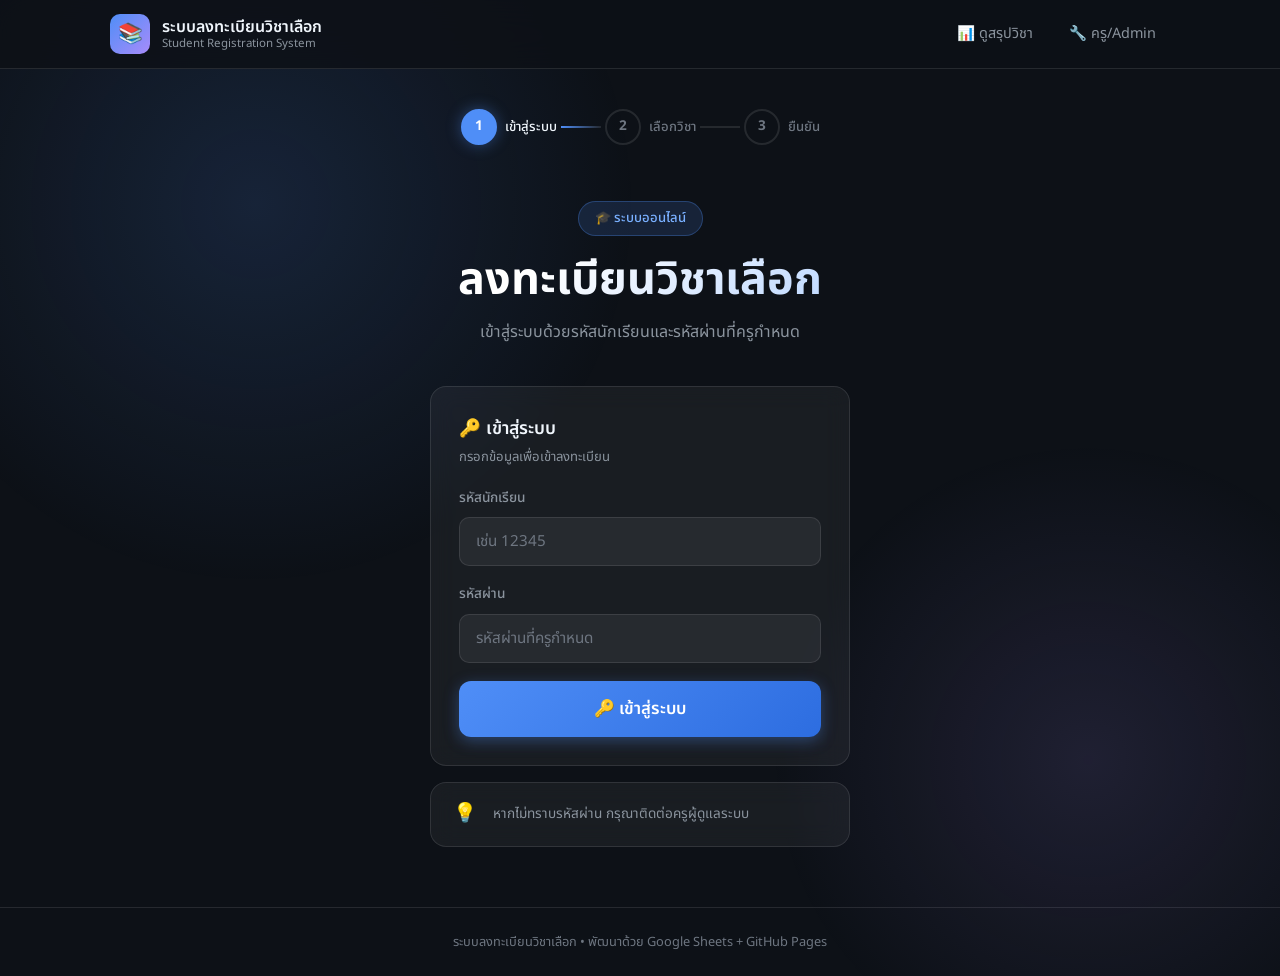
<file: index.html>
<!DOCTYPE html>
<html lang="th">
<head>
  <meta charset="UTF-8">
  <meta name="viewport" content="width=device-width, initial-scale=1.0">
  <title>ลงทะเบียนวิชาเลือก</title>
  <meta name="description" content="ระบบลงทะเบียนเลือกวิชาเรียนออนไลน์สำหรับนักเรียน">
  <link rel="stylesheet" href="css/style.css">
</head>
<body>

<!-- Toast Container -->
<div id="toastContainer" class="toast-container"></div>

<!-- Navbar -->
<nav class="navbar">
  <div class="container">
    <a href="index.html" class="navbar-brand">
      <div class="logo-icon">📚</div>
      <div class="brand-text">
        <span class="school-name">ระบบลงทะเบียนวิชาเลือก</span>
        <small>Student Registration System</small>
      </div>
    </a>
    <div class="navbar-links">
      <a href="report.html">📊 ดูสรุปวิชา</a>
      <a href="admin.html">🔧 ครู/Admin</a>
    </div>
  </div>
</nav>

<!-- Main -->
<main class="container" style="padding-top:40px; padding-bottom:60px;">

  <!-- Steps Indicator -->
  <div class="steps" id="stepsIndicator">
    <div class="step-item active">
      <div class="step-num">1</div>
      <div class="step-label">เข้าสู่ระบบ</div>
    </div>
    <div class="step-divider"></div>
    <div class="step-item">
      <div class="step-num">2</div>
      <div class="step-label">เลือกวิชา</div>
    </div>
    <div class="step-divider"></div>
    <div class="step-item">
      <div class="step-num">3</div>
      <div class="step-label">ยืนยัน</div>
    </div>
  </div>

  <!-- ===================== STEP 1: LOGIN ===================== -->
  <section id="step-login" class="step-section">
    <div class="hero" style="padding-top:20px;">
      <div class="hero-badge">🎓 ระบบออนไลน์</div>
      <h1>ลงทะเบียนวิชาเลือก</h1>
      <p>เข้าสู่ระบบด้วยรหัสนักเรียนและรหัสผ่านที่ครูกำหนด</p>
    </div>

    <div style="max-width: 420px; margin: 0 auto;">
      <div class="card">
        <div class="card-title">🔑 เข้าสู่ระบบ</div>
        <div class="card-subtitle">กรอกข้อมูลเพื่อเข้าลงทะเบียน</div>

        <div id="loginError" class="alert alert-danger hidden"></div>

        <form id="loginForm">
          <div class="form-group">
            <label for="studentId">รหัสนักเรียน</label>
            <input type="text" id="studentId" class="form-control"
              placeholder="เช่น 12345" required autocomplete="username">
          </div>
          <div class="form-group">
            <label for="studentPassword">รหัสผ่าน</label>
            <input type="password" id="studentPassword" class="form-control"
              placeholder="รหัสผ่านที่ครูกำหนด" required autocomplete="current-password">
          </div>
          <button type="submit" id="loginBtn" class="btn btn-primary btn-block btn-lg">
            🔑 เข้าสู่ระบบ
          </button>
        </form>
      </div>

      <div class="card mt-2" style="padding:16px 22px;">
        <div class="d-flex align-center gap-2" style="font-size:0.85rem; color:var(--text-secondary);">
          <span style="font-size:1.2rem;">💡</span>
          <span>หากไม่ทราบรหัสผ่าน กรุณาติดต่อครูผู้ดูแลระบบ</span>
        </div>
      </div>
    </div>
  </section>

  <!-- ===================== STEP 2: SUBJECTS ===================== -->
  <section id="step-subjects" class="step-section hidden">

    <!-- Student Info Bar -->
    <div id="studentInfo" class="card mb-3" style="padding:16px 22px;"></div>

    <!-- Selection Info -->
    <div id="selectionInfo" class="d-flex align-center justify-between" style="flex-wrap:wrap; gap:10px; margin-bottom:16px;">
      <div>
        <span id="selectionCount" class="badge badge-primary" style="font-size:0.9rem;padding:6px 14px;">เลือกได้ 2 วิชา</span>
        <span style="margin-left:10px; color:var(--text-secondary); font-size:0.85rem;">
          เลือกแล้ว: <strong id="selectedCount">0</strong> วิชา
        </span>
      </div>
      <div style="display:flex;gap:8px;align-items:center;">
        <span style="font-size:0.8rem;color:var(--text-muted);">🔄 อัปเดตอัตโนมัติทุก 30 วินาที</span>
        <button class="btn btn-secondary btn-sm" onclick="refreshSeats()">🔄 รีเฟรช</button>
      </div>
    </div>

    <!-- Subjects Grid -->
    <div class="subjects-grid" id="subjectsGrid">
      <div class="loading-overlay" style="grid-column:1/-1">
        <div class="spinner" style="width:40px;height:40px;border-width:4px;"></div>
        <p>กำลังโหลดรายวิชา...</p>
      </div>
    </div>

    <!-- Submit Bar -->
    <div style="position:sticky;bottom:20px;z-index:50;margin-top:28px;">
      <div style="background:rgba(13,17,23,0.9);backdrop-filter:blur(20px);border:1px solid var(--border);border-radius:var(--radius);padding:16px 22px;display:flex;align-items:center;justify-content:space-between;gap:12px;flex-wrap:wrap;box-shadow:var(--shadow);">
        <div style="font-size:0.9rem;color:var(--text-secondary);">
          เลือกวิชาแล้ว <strong style="color:var(--text-primary);font-size:1.1rem;" id="selectedCount2">0</strong> วิชา
        </div>
        <button class="btn btn-primary btn-lg" id="submitBtn" onclick="showConfirmStep()" disabled>
          ✅ ดำเนินการต่อ →
        </button>
      </div>
    </div>
  </section>

  <!-- ===================== STEP 3: CONFIRM ===================== -->
  <section id="step-confirm" class="step-section hidden">
    <div style="max-width:540px; margin:0 auto;">
      <div class="card">
        <div class="card-title mb-3">📋 ยืนยันการลงทะเบียน</div>

        <div style="background:rgba(79,142,247,0.08);border:1px solid rgba(79,142,247,0.2);border-radius:var(--radius-sm);padding:16px;margin-bottom:22px;">
          <div style="font-size:0.8rem;color:var(--text-secondary);margin-bottom:4px;">นักเรียน</div>
          <div style="font-size:1.1rem;font-weight:700;" id="confirmName">-</div>
          <div style="font-size:0.9rem;color:var(--text-secondary);" id="confirmClass">-</div>
        </div>

        <div style="font-size:0.85rem;font-weight:600;color:var(--text-secondary);margin-bottom:10px;">วิชาที่เลือก:</div>
        <div class="confirm-subject-list" id="confirmList"></div>

        <form id="confirmForm">
          <div class="form-group mt-2">
            <label for="confirmEmail">📧 Email (สำหรับรับใบยืนยัน — ไม่บังคับ)</label>
            <input type="email" id="confirmEmail" class="form-control" placeholder="student@email.com">
          </div>
          <div class="d-flex gap-2 mt-2">
            <button type="button" class="btn btn-secondary" id="backBtn" style="flex:1;">← ย้อนกลับ</button>
            <button type="submit" class="btn btn-success" id="confirmBtn" style="flex:2;">
              ✅ ยืนยันการลงทะเบียน
            </button>
          </div>
        </form>
      </div>
    </div>
  </section>

  <!-- ===================== STEP SUCCESS ===================== -->
  <section id="step-success" class="step-section hidden" style="max-width:560px;margin:0 auto;">
    <div class="confirm-card">
      <div class="confirm-icon">🎉</div>
      <h2 class="confirm-name" id="successName">-</h2>
      <p class="confirm-meta" id="successClass">-</p>
      <div class="alert alert-success" style="text-align:left;margin-bottom:20px;">
        ✅ ลงทะเบียนวิชาเลือกเรียบร้อยแล้ว!
        <br><small style="color:var(--text-secondary);">เวลาที่ลงทะเบียน: <span id="successTimestamp"></span></small>
      </div>

      <div class="confirm-subject-list" id="successSubjectList"></div>

      <div class="d-flex gap-2 mt-3" style="flex-wrap:wrap;justify-content:center;">
        <button class="btn btn-secondary" onclick="printConfirmation()">🖨️ พิมพ์ใบยืนยัน</button>
        <button class="btn btn-secondary" onclick="logout()">ออกจากระบบ</button>
      </div>
    </div>

    <div class="card mt-2 no-print" style="padding:16px 22px;font-size:0.85rem;color:var(--text-secondary);">
      📧 ระบบจะส่ง Email ยืนยันไปยังที่อยู่ที่ระบุ (ถ้ามี)
    </div>
  </section>

</main>

<!-- Footer -->
<footer style="text-align:center;padding:24px;color:var(--text-muted);font-size:0.8rem;border-top:1px solid var(--border);">
  <span class="school-name">ระบบลงทะเบียนวิชาเลือก</span> • พัฒนาด้วย Google Sheets + GitHub Pages
</footer>

<!-- Scripts -->
<script src="js/config.js"></script>
<script src="js/app.js"></script>

<!-- Sync selectedCount2 with selectedCount -->
<script>
  // Keep both count elements in sync
  const origUpdateSubmitBtn = updateSubmitBtn;
  // Patch selectedCount2
  document.addEventListener('DOMContentLoaded', () => {
    const observer = new MutationObserver(() => {
      const v = document.getElementById('selectedCount')?.textContent;
      const el2 = document.getElementById('selectedCount2');
      if (el2 && v !== undefined) el2.textContent = v;
    });
    const el = document.getElementById('selectedCount');
    if (el) observer.observe(el, { childList: true, subtree: true, characterData: true });
  });
</script>

</body>
</html>
</file>
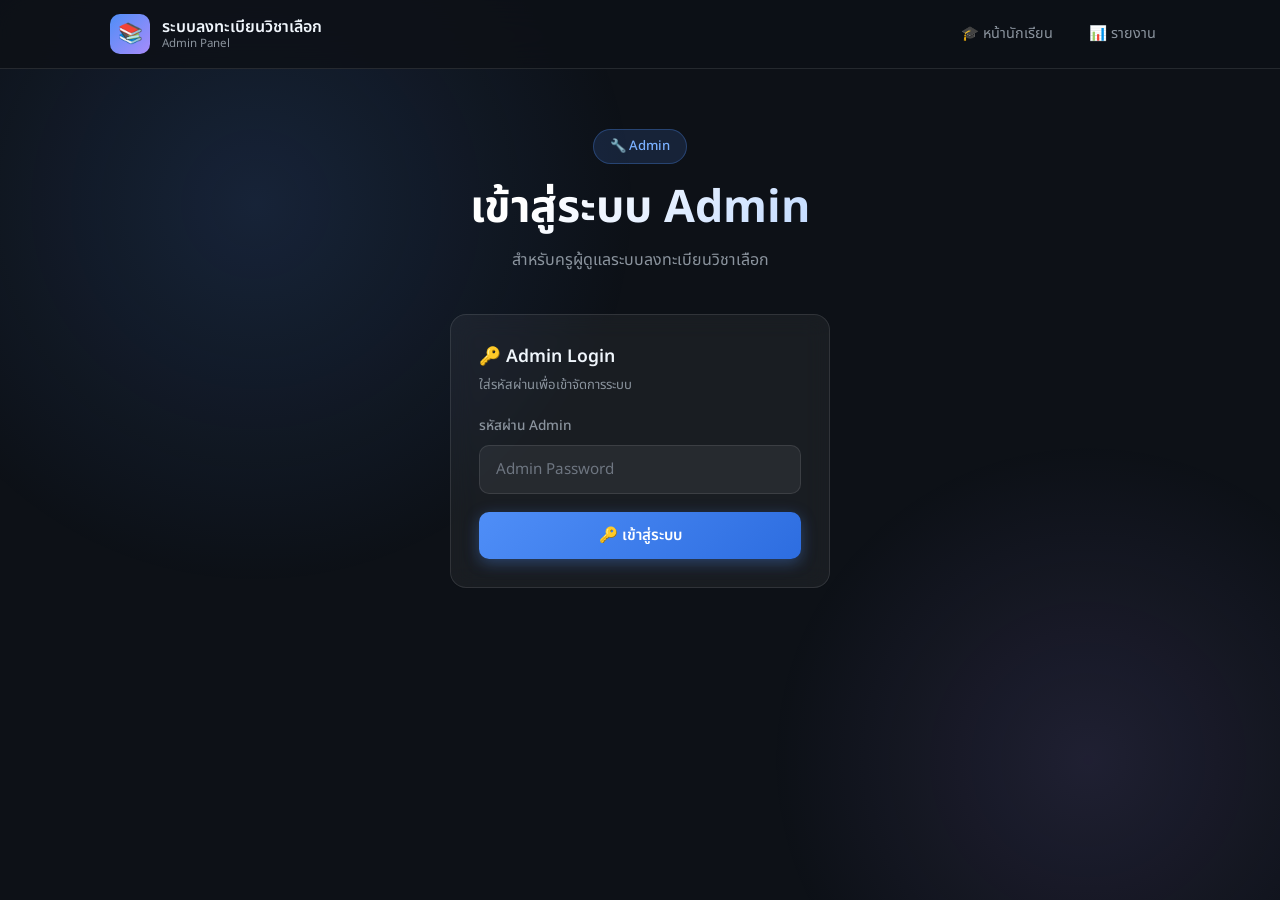
<file: admin.html>
<!DOCTYPE html>
<html lang="th">
<head>
  <meta charset="UTF-8">
  <meta name="viewport" content="width=device-width, initial-scale=1.0">
  <title>ครู/Admin — ระบบลงทะเบียนวิชาเลือก</title>
  <meta name="description" content="หน้าจัดการระบบลงทะเบียนวิชาเลือกสำหรับครู">
  <link rel="stylesheet" href="css/style.css">
</head>
<body>

<!-- Toast -->
<div id="toastContainer" class="toast-container"></div>

<!-- Navbar -->
<nav class="navbar">
  <div class="container">
    <a href="index.html" class="navbar-brand">
      <div class="logo-icon">📚</div>
      <div class="brand-text">
        <span class="school-name">ระบบลงทะเบียนวิชาเลือก</span>
        <small>Admin Panel</small>
      </div>
    </a>
    <div class="navbar-links">
      <a href="index.html">🎓 หน้านักเรียน</a>
      <a href="report.html">📊 รายงาน</a>
      <button class="btn btn-secondary btn-sm" onclick="adminLogout()" id="logoutBtn" style="display:none">ออกจากระบบ</button>
    </div>
  </div>
</nav>

<main class="container" style="padding-top:40px;padding-bottom:60px;">

  <!-- ================ LOGIN ================ -->
  <section id="adminLoginSection">
    <div class="hero" style="padding-top:20px;">
      <div class="hero-badge">🔧 Admin</div>
      <h1>เข้าสู่ระบบ Admin</h1>
      <p>สำหรับครูผู้ดูแลระบบลงทะเบียนวิชาเลือก</p>
    </div>

    <div style="max-width:380px;margin:0 auto;">
      <div class="card">
        <div class="card-title">🔑 Admin Login</div>
        <div class="card-subtitle">ใส่รหัสผ่านเพื่อเข้าจัดการระบบ</div>
        <div id="adminLoginError" class="alert alert-danger hidden"></div>
        <form id="adminLoginForm">
          <div class="form-group">
            <label for="adminPassword">รหัสผ่าน Admin</label>
            <input type="password" id="adminPassword" class="form-control"
              placeholder="Admin Password" required autocomplete="current-password">
          </div>
          <button type="submit" id="adminLoginBtn" class="btn btn-primary btn-block">
            🔑 เข้าสู่ระบบ
          </button>
        </form>
      </div>
    </div>
  </section>

  <!-- ================ ADMIN PANEL ================ -->
  <section id="adminPanel" class="hidden">

    <!-- Dashboard Stats -->
    <div class="hero" style="padding:20px 0 10px; text-align:left;">
      <h1 style="font-size:1.8rem;">🏫 แดชบอร์ดครู</h1>
    </div>

    <div class="stat-grid">
      <div class="stat-card">
        <div class="stat-icon blue">📚</div>
        <div>
          <div class="stat-value" id="statSubjects">-</div>
          <div class="stat-label">วิชาทั้งหมด</div>
        </div>
      </div>
      <div class="stat-card">
        <div class="stat-icon green">👥</div>
        <div>
          <div class="stat-value" id="statStudents">-</div>
          <div class="stat-label">นักเรียนลงทะเบียนแล้ว</div>
        </div>
      </div>
      <div class="stat-card">
        <div class="stat-icon purple">📋</div>
        <div>
          <div class="stat-value" id="statRegs">-</div>
          <div class="stat-label">รายการลงทะเบียน</div>
        </div>
      </div>
      <div class="stat-card">
        <div class="stat-icon yellow">🪑</div>
        <div>
          <div class="stat-value" id="statSeats">-</div>
          <div class="stat-label">ที่นั่งรวมทั้งหมด</div>
        </div>
      </div>
    </div>

    <!-- Tabs -->
    <div class="tabs">
      <button class="tab-btn" id="tab-subjects-btn" onclick="switchTab('tab-subjects')">
        📚 จัดการวิชา
      </button>
      <button class="tab-btn" id="tab-registrations-btn" onclick="switchTab('tab-registrations')">
        📋 รายการลงทะเบียน
      </button>
      <button class="tab-btn" id="tab-students-btn" onclick="switchTab('tab-students')">
        👥 นักเรียน
      </button>
      <button class="tab-btn" id="tab-settings-btn" onclick="switchTab('tab-settings')">
        ⚙️ ตั้งค่า
      </button>
    </div>

    <!-- ============ TAB: SUBJECTS ============ -->
    <div class="tab-panel" id="tab-subjects-panel">
      <div class="d-flex justify-between align-center mb-2" style="flex-wrap:wrap;gap:10px;">
        <div style="font-size:1rem;font-weight:600;">📚 รายวิชาเลือกทั้งหมด</div>
        <div class="d-flex gap-1">
          <button class="btn btn-secondary btn-sm" onclick="loadSubjectsAdmin()">🔄 รีเฟรช</button>
          <button class="btn btn-primary" onclick="openAddModal()">➕ เพิ่มวิชาใหม่</button>
        </div>
      </div>

      <div class="table-wrapper">
        <table class="data-table">
          <thead>
            <tr>
              <th>รหัส</th>
              <th>ชื่อวิชา</th>
              <th>ครูผู้สอน</th>
              <th>ที่นั่ง</th>
              <th>ชั้น/ห้องที่เปิด</th>
              <th>เลือกได้</th>
              <th>สถานะ</th>
              <th>จัดการ</th>
            </tr>
          </thead>
          <tbody id="subjectsTableBody">
            <tr><td colspan="8" class="text-center" style="padding:40px;">
              <div class="spinner"></div>
            </td></tr>
          </tbody>
        </table>
      </div>
    </div>

    <!-- ============ TAB: REGISTRATIONS ============ -->
    <div class="tab-panel" id="tab-registrations-panel">
      <div class="d-flex justify-between align-center mb-2" style="flex-wrap:wrap;gap:10px;">
        <div>
          <span style="font-size:1rem;font-weight:600;">📋 รายการลงทะเบียน</span>
          <span class="badge badge-accent" style="margin-left:8px;" id="regCount">0</span>
        </div>
        <div class="d-flex gap-1">
          <button class="btn btn-secondary btn-sm" onclick="loadRegistrationsAdmin()">🔄 รีเฟรช</button>
          <button class="btn btn-success btn-sm" onclick="exportCSV()">📥 Export CSV</button>
        </div>
      </div>

      <!-- Filter Bar -->
      <div class="filter-bar">
        <div class="form-group">
          <label>ค้นหา (รหัส/ชื่อ)</label>
          <input type="text" id="regSearch" class="form-control" placeholder="ค้นหา..." oninput="filterRegistrations()">
        </div>
        <div class="form-group">
          <label>ชั้น</label>
          <select id="regGradeFilter" class="form-control" onchange="filterRegistrations()">
            <option value="">ทุกชั้น</option>
            <option value="1">ม.1</option>
            <option value="2">ม.2</option>
            <option value="3">ม.3</option>
            <option value="4">ม.4</option>
            <option value="5">ม.5</option>
            <option value="6">ม.6</option>
          </select>
        </div>
        <div class="form-group">
          <label>วิชา</label>
          <input type="text" id="regSubjectFilter" class="form-control" placeholder="ชื่อวิชา..." oninput="filterRegistrations()">
        </div>
      </div>

      <div class="table-wrapper">
        <table class="data-table">
          <thead>
            <tr>
              <th>#</th>
              <th>รหัสนักเรียน</th>
              <th>ชื่อ-สกุล</th>
              <th>ชั้น/ห้อง</th>
              <th>วิชาที่ลงทะเบียน</th>
              <th>วันที่</th>
              <th>Email</th>
            </tr>
          </thead>
          <tbody id="regTableBody">
            <tr><td colspan="7" class="text-center" style="padding:40px;">
              <div class="spinner"></div>
            </td></tr>
          </tbody>
        </table>
      </div>
    </div>

    <!-- ============ TAB: STUDENTS ============ -->
    <div class="tab-panel" id="tab-students-panel">
      <div id="studentsPanel">
        <div class="loading-overlay"><div class="spinner"></div><p>กำลังโหลด...</p></div>
      </div>
    </div>

    <!-- ============ TAB: SETTINGS ============ -->
    <div class="tab-panel" id="tab-settings-panel">
      <div style="max-width:500px;">
        <div class="card">
          <div class="card-title">⚙️ การตั้งค่าระบบ</div>
          <div class="card-subtitle">กำหนดค่าพื้นฐานของระบบลงทะเบียน</div>

          <div class="form-group">
            <label>ชื่อโรงเรียน</label>
            <input type="text" id="settingSchoolName" class="form-control" placeholder="ชื่อโรงเรียน">
          </div>

          <div class="form-group">
            <div class="toggle-wrap">
              <label class="toggle">
                <input type="checkbox" id="settingRegOpen">
                <span class="toggle-slider"></span>
              </label>
              <div>
                <div style="font-weight:600;font-size:0.95rem;">เปิดรับการลงทะเบียน</div>
                <div style="font-size:0.8rem;color:var(--text-secondary);">ปิดสวิตช์เพื่อหยุดรับการลงทะเบียนทันที</div>
              </div>
            </div>
          </div>

          <div class="form-group">
            <label>รหัสผ่าน Admin ใหม่</label>
            <input type="password" id="settingAdminPass" class="form-control" placeholder="เว้นว่างถ้าไม่ต้องการเปลี่ยน">
            <small id="settingAdminPassHint" style="color:var(--text-muted);font-size:0.78rem;">(เว้นว่างถ้าไม่ต้องการเปลี่ยน)</small>
          </div>

          <button class="btn btn-primary" id="saveSettingsBtn" onclick="saveSettings()">
            💾 บันทึกการตั้งค่า
          </button>
        </div>

        <div class="card mt-2" style="padding:18px 22px;">
          <div class="card-title" style="font-size:0.95rem;margin-bottom:10px;">🔗 ลิงก์ระบบ</div>
          <div style="display:flex;flex-direction:column;gap:8px;font-size:0.85rem;">
            <div class="d-flex gap-2 align-center">
              <span>🎓 หน้านักเรียน:</span>
              <a href="index.html" target="_blank" style="color:var(--primary-light);word-break:break-all;">index.html</a>
            </div>
            <div class="d-flex gap-2 align-center">
              <span>📊 รายงาน:</span>
              <a href="report.html" target="_blank" style="color:var(--primary-light);">report.html</a>
            </div>
          </div>
        </div>
      </div>
    </div>

  </section><!-- end adminPanel -->

</main>

<!-- ============ MODAL: Add/Edit Subject ============ -->
<div id="subjectModal" class="modal-overlay hidden" onclick="if(event.target===this)closeSubjectModal()">
  <div class="modal-box">
    <div class="modal-header">
      <div class="modal-title" id="modalTitle">➕ เพิ่มวิชาเลือกใหม่</div>
      <button class="modal-close" onclick="closeSubjectModal()">✕</button>
    </div>

    <form id="subjectForm">
      <input type="hidden" id="subjectFormId">

      <div class="form-group">
        <label for="subjectFormName">ชื่อวิชา <span style="color:var(--danger)">*</span></label>
        <input type="text" id="subjectFormName" class="form-control" placeholder="เช่น ศิลปะสร้างสรรค์" required>
      </div>

      <div class="form-group">
        <label for="subjectFormDesc">คำอธิบายวิชา</label>
        <textarea id="subjectFormDesc" class="form-control" rows="2" placeholder="รายละเอียดวิชาโดยย่อ"></textarea>
      </div>

      <div class="form-group">
        <label for="subjectFormTeacher">ครูผู้สอน</label>
        <input type="text" id="subjectFormTeacher" class="form-control" placeholder="ชื่อครูผู้สอน">
      </div>

      <div style="display:grid;grid-template-columns:1fr 1fr;gap:14px;">
        <div class="form-group">
          <label for="subjectFormMaxSeats">จำนวนรับ (ที่นั่ง)</label>
          <input type="number" id="subjectFormMaxSeats" class="form-control" value="30" min="1" required>
        </div>
        <div class="form-group">
          <label for="subjectFormMaxChoices">เลือกได้กี่วิชา</label>
          <input type="number" id="subjectFormMaxChoices" class="form-control" value="2" min="1" max="10" required>
        </div>
      </div>

      <div class="form-group">
        <label for="subjectFormGrades">
          ชั้นที่เปิดให้ลงทะเบียน
          <span style="font-size:0.75rem;color:var(--text-muted);font-weight:400;"> (all = ทุกชั้น / ระบุ: 4,5,6)</span>
        </label>
        <input type="text" id="subjectFormGrades" class="form-control" value="all" placeholder="all หรือ 4,5,6">
      </div>

      <div class="form-group">
        <label for="subjectFormRooms">
          ห้องที่เปิดให้ลงทะเบียน
          <span style="font-size:0.75rem;color:var(--text-muted);font-weight:400;"> (all = ทุกห้อง / ระบุ: 1,2,3)</span>
        </label>
        <input type="text" id="subjectFormRooms" class="form-control" value="all" placeholder="all หรือ 1,2,3">
      </div>

      <div class="form-group">
        <div class="toggle-wrap">
          <label class="toggle">
            <input type="checkbox" id="subjectFormActive" checked>
            <span class="toggle-slider"></span>
          </label>
          <div style="font-size:0.9rem;font-weight:500;">เปิดรับลงทะเบียน</div>
        </div>
      </div>

      <div class="d-flex gap-2 mt-2">
        <button type="button" class="btn btn-secondary" onclick="closeSubjectModal()" style="flex:1;">ยกเลิก</button>
        <button type="submit" id="saveSubjectBtn" class="btn btn-primary" style="flex:2;">💾 บันทึก</button>
      </div>
    </form>
  </div>
</div>

<!-- Scripts -->
<script src="js/config.js"></script>
<script src="js/admin.js"></script>
<script>
  // Show logout button when logged in
  const origShowAdminPanel = showAdminPanel;
  async function showAdminPanel() {
    document.getElementById('logoutBtn').style.display = 'inline-flex';
    await origShowAdminPanel();
  }
</script>

</body>
</html>
</file>
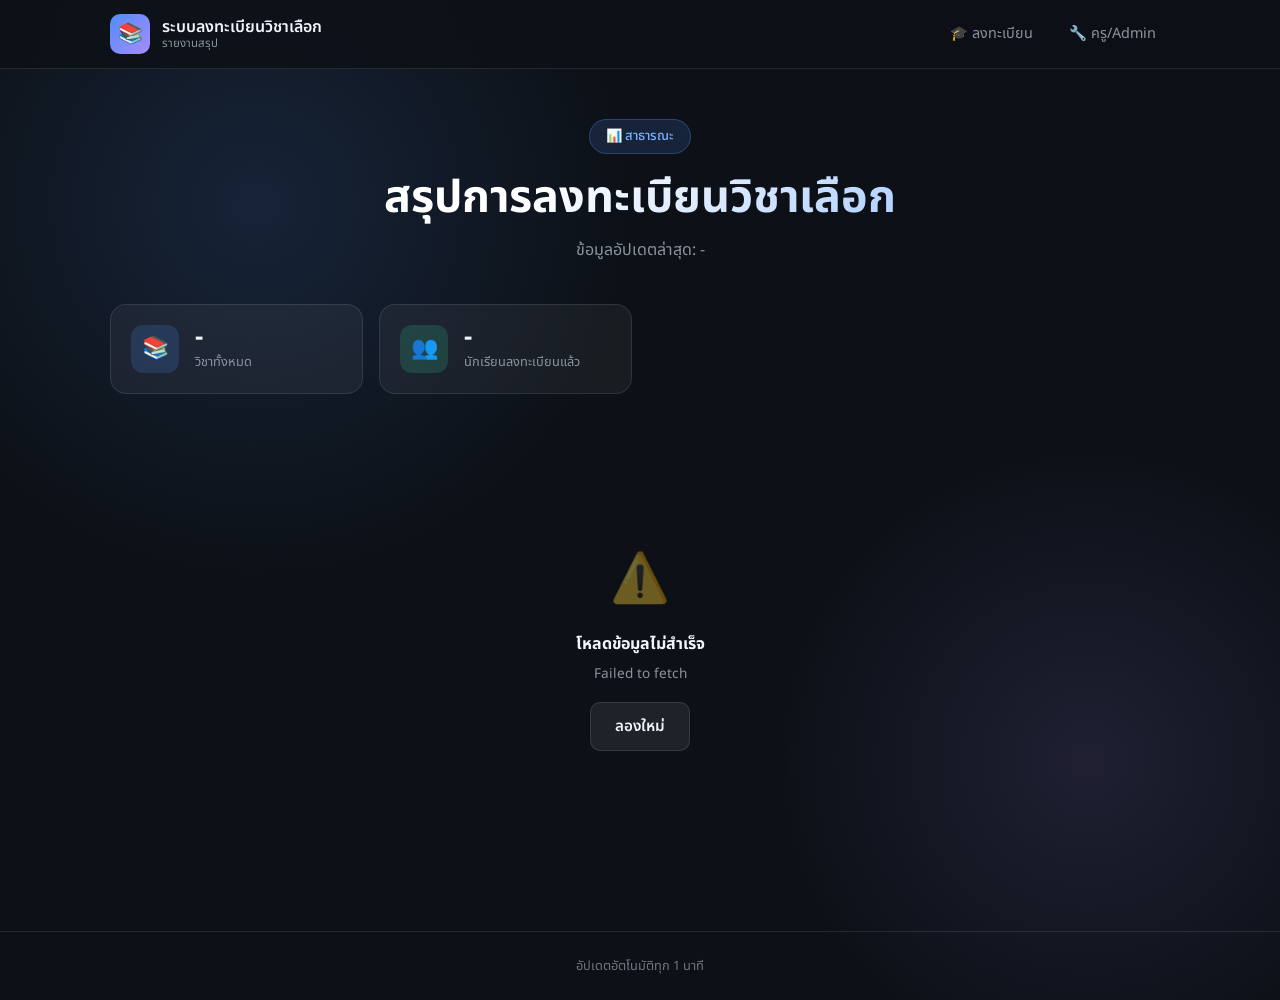
<file: report.html>
<!DOCTYPE html>
<html lang="th">
<head>
  <meta charset="UTF-8">
  <meta name="viewport" content="width=device-width, initial-scale=1.0">
  <title>สรุปการลงทะเบียนวิชาเลือก</title>
  <meta name="description" content="รายงานสรุปจำนวนนักเรียนที่ลงทะเบียนวิชาเลือก">
  <link rel="stylesheet" href="css/style.css">
</head>
<body>

<!-- Navbar -->
<nav class="navbar">
  <div class="container">
    <a href="index.html" class="navbar-brand">
      <div class="logo-icon">📚</div>
      <div class="brand-text">
        <span class="school-name">ระบบลงทะเบียนวิชาเลือก</span>
        <small>รายงานสรุป</small>
      </div>
    </a>
    <div class="navbar-links">
      <a href="index.html">🎓 ลงทะเบียน</a>
      <a href="admin.html">🔧 ครู/Admin</a>
    </div>
  </div>
</nav>

<main class="container" style="padding-top:40px;padding-bottom:60px;">

  <div class="hero" style="padding-top:10px;">
    <div class="hero-badge">📊 สาธารณะ</div>
    <h1>สรุปการลงทะเบียนวิชาเลือก</h1>
    <p>ข้อมูลอัปเดตล่าสุด: <span id="lastUpdate">-</span></p>
  </div>

  <!-- Summary Stats -->
  <div class="stat-grid" id="summaryStats">
    <div class="stat-card">
      <div class="stat-icon blue">📚</div>
      <div>
        <div class="stat-value" id="totalSubjects">-</div>
        <div class="stat-label">วิชาทั้งหมด</div>
      </div>
    </div>
    <div class="stat-card">
      <div class="stat-icon green">👥</div>
      <div>
        <div class="stat-value" id="totalStudents">-</div>
        <div class="stat-label">นักเรียนลงทะเบียนแล้ว</div>
      </div>
    </div>
  </div>

  <!-- Loading -->
  <div id="reportLoading" class="loading-overlay">
    <div class="spinner" style="width:40px;height:40px;border-width:4px;"></div>
    <p>กำลังโหลดข้อมูล...</p>
  </div>

  <!-- Report Grid -->
  <div id="reportGrid" class="hidden" style="display:none;grid-template-columns:repeat(auto-fill,minmax(300px,1fr));gap:18px;"></div>

  <!-- Table -->
  <div id="reportTableWrap" class="hidden mt-3">
    <div class="d-flex justify-between align-center mb-2" style="flex-wrap:wrap;gap:10px;">
      <div style="font-weight:600;font-size:1rem;">📋 ตารางสรุป</div>
      <button class="btn btn-secondary btn-sm" onclick="loadReport()">🔄 รีเฟรช</button>
    </div>
    <div class="table-wrapper">
      <table class="data-table">
        <thead>
          <tr>
            <th>#</th>
            <th>วิชา</th>
            <th>ครูผู้สอน</th>
            <th>ลงทะเบียนแล้ว</th>
            <th>จำนวนรับ</th>
            <th>สัดส่วน</th>
          </tr>
        </thead>
        <tbody id="reportTableBody"></tbody>
      </table>
    </div>
  </div>

</main>

<footer style="text-align:center;padding:24px;color:var(--text-muted);font-size:0.8rem;border-top:1px solid var(--border);">
  อัปเดตอัตโนมัติทุก 1 นาที
</footer>

<script src="js/config.js"></script>
<script>
async function loadReport() {
  const url = new URL(CONFIG.APPS_SCRIPT_URL);
  url.searchParams.set('action', 'getReport');
  try {
    const res = await fetch(url.toString());
    const data = await res.json();
    if (!data.success) throw new Error(data.message);

    document.getElementById('reportLoading').style.display = 'none';
    document.getElementById('totalSubjects').textContent = data.report.length;
    document.getElementById('totalStudents').textContent = data.totalStudents;
    document.getElementById('lastUpdate').textContent = new Date().toLocaleString('th-TH');

    // Cards
    const grid = document.getElementById('reportGrid');
    const subjectIcons = ['📚','🎨','🔬','🎵','💻','⚽','🍳','🌿','🏛️','🎭','🧮','🌍'];
    grid.style.display = 'grid';
    grid.classList.remove('hidden');
    grid.innerHTML = data.report.map((s, i) => {
      const pct = s.percent;
      const barClass = pct >= 90 ? 'full-bar' : pct >= 70 ? 'almost-full' : '';
      const badgeClass = pct >= 90 ? 'badge-danger' : pct >= 70 ? 'badge-warning' : 'badge-success';
      const badgeText = pct >= 100 ? 'เต็ม' : pct >= 70 ? 'ใกล้เต็ม' : 'ยังว่าง';
      return `
        <div class="card" style="cursor:default;">
          <div class="subject-card-header">
            <div class="subject-icon">${subjectIcons[i % subjectIcons.length]}</div>
            <div>
              <div class="subject-card-title">${s.name}</div>
              <div class="subject-card-teacher">👤 ${s.teacher || 'ไม่ระบุ'}</div>
            </div>
          </div>
          <div class="d-flex align-center justify-between mb-1">
            <span class="badge ${badgeClass}">${badgeText}</span>
            <span style="font-size:1.4rem;font-weight:700;color:var(--text-primary);">${s.enrolled} <span style="font-size:0.8rem;font-weight:400;color:var(--text-secondary);">/ ${s.max_seats}</span></span>
          </div>
          <div class="seat-bar-wrap">
            <div class="seat-bar-label">
              <span>ที่นั่งที่ใช้</span><span>${pct}%</span>
            </div>
            <div class="seat-bar" style="height:8px;">
              <div class="seat-bar-fill ${barClass}" style="width:${Math.min(pct,100)}%;"></div>
            </div>
          </div>
        </div>`;
    }).join('');

    // Table
    const tbody = document.getElementById('reportTableBody');
    tbody.innerHTML = data.report.map((s, i) => `
      <tr>
        <td style="color:var(--text-muted);">${i+1}</td>
        <td><strong>${s.name}</strong></td>
        <td style="color:var(--text-secondary);">${s.teacher || '-'}</td>
        <td><strong style="font-size:1.05rem;">${s.enrolled}</strong></td>
        <td>${s.max_seats}</td>
        <td>
          <div style="display:flex;align-items:center;gap:10px;min-width:120px;">
            <div class="seat-bar" style="flex:1;height:5px;">
              <div class="seat-bar-fill ${s.percent>=90?'full-bar':s.percent>=70?'almost-full':''}" style="width:${Math.min(s.percent,100)}%"></div>
            </div>
            <span style="font-size:0.82rem;color:var(--text-secondary);width:35px;">${s.percent}%</span>
          </div>
        </td>
      </tr>`).join('');
    document.getElementById('reportTableWrap').classList.remove('hidden');

  } catch(err) {
    document.getElementById('reportLoading').innerHTML = `
      <div class="empty-state">
        <div class="empty-icon">⚠️</div>
        <h3>โหลดข้อมูลไม่สำเร็จ</h3>
        <p>${err.message}</p>
        <button class="btn btn-secondary mt-2" onclick="loadReport()">ลองใหม่</button>
      </div>`;
  }
}

document.addEventListener('DOMContentLoaded', () => {
  loadReport();
  setInterval(loadReport, 60000); // auto refresh every 1 min
});
</script>
</body>
</html>
</file>
<file: css/style.css>
/* ============================================================
   ระบบลงทะเบียนวิชาเลือก — Design System
   Dark Glassmorphism Theme
   ============================================================ */

@import url('https://fonts.googleapis.com/css2?family=Sarabun:wght@300;400;500;600;700&family=Noto+Sans+Thai:wght@300;400;500;600;700&display=swap');

/* ---- CSS Variables ---- */
:root {
  --primary: #4f8ef7;
  --primary-dark: #2d6de0;
  --primary-light: #7ab0ff;
  --accent: #a78bfa;
  --accent-dark: #7c3aed;
  --success: #34d399;
  --warning: #fbbf24;
  --danger: #f87171;
  --bg-dark: #0d1117;
  --bg-card: rgba(255,255,255,0.05);
  --bg-card-hover: rgba(255,255,255,0.09);
  --border: rgba(255,255,255,0.10);
  --border-focus: rgba(79,142,247,0.6);
  --text-primary: #f0f6fc;
  --text-secondary: #8b949e;
  --text-muted: #6e7681;
  --glass: rgba(13,17,23,0.7);
  --shadow: 0 8px 32px rgba(0,0,0,0.4);
  --radius: 16px;
  --radius-sm: 10px;
  --transition: all 0.25s cubic-bezier(0.4,0,0.2,1);
}

/* ---- Reset & Base ---- */
*, *::before, *::after { box-sizing: border-box; margin: 0; padding: 0; }

html { scroll-behavior: smooth; }

body {
  font-family: 'Noto Sans Thai', 'Sarabun', sans-serif;
  background: var(--bg-dark);
  color: var(--text-primary);
  min-height: 100vh;
  line-height: 1.6;
  overflow-x: hidden;
}

/* ---- Background Gradient Blobs ---- */
body::before {
  content: '';
  position: fixed;
  top: -20%;
  left: -10%;
  width: 60vw;
  height: 60vw;
  background: radial-gradient(circle, rgba(79,142,247,0.15) 0%, transparent 70%);
  pointer-events: none;
  z-index: 0;
}
body::after {
  content: '';
  position: fixed;
  bottom: -20%;
  right: -10%;
  width: 50vw;
  height: 50vw;
  background: radial-gradient(circle, rgba(167,139,250,0.12) 0%, transparent 70%);
  pointer-events: none;
  z-index: 0;
}

/* ---- Layout ---- */
.container {
  position: relative;
  z-index: 1;
  max-width: 1100px;
  margin: 0 auto;
  padding: 0 20px;
}

/* ---- Navigation Bar ---- */
.navbar {
  position: sticky;
  top: 0;
  z-index: 100;
  background: rgba(13,17,23,0.85);
  backdrop-filter: blur(20px);
  -webkit-backdrop-filter: blur(20px);
  border-bottom: 1px solid var(--border);
  padding: 14px 0;
}
.navbar .container {
  display: flex;
  align-items: center;
  justify-content: space-between;
}
.navbar-brand {
  display: flex;
  align-items: center;
  gap: 12px;
  text-decoration: none;
  color: var(--text-primary);
}
.navbar-brand .logo-icon {
  width: 40px;
  height: 40px;
  background: linear-gradient(135deg, var(--primary), var(--accent));
  border-radius: 10px;
  display: flex;
  align-items: center;
  justify-content: center;
  font-size: 20px;
}
.navbar-brand .brand-text {
  font-size: 1rem;
  font-weight: 600;
  line-height: 1.2;
}
.navbar-brand .brand-text small {
  display: block;
  font-size: 0.72rem;
  color: var(--text-secondary);
  font-weight: 400;
}
.navbar-links {
  display: flex;
  gap: 8px;
  align-items: center;
}
.navbar-links a {
  color: var(--text-secondary);
  text-decoration: none;
  padding: 8px 14px;
  border-radius: var(--radius-sm);
  font-size: 0.9rem;
  transition: var(--transition);
}
.navbar-links a:hover {
  color: var(--text-primary);
  background: var(--bg-card);
}

/* ---- Hero Section ---- */
.hero {
  padding: 60px 0 40px;
  text-align: center;
}
.hero-badge {
  display: inline-flex;
  align-items: center;
  gap: 6px;
  background: rgba(79,142,247,0.15);
  border: 1px solid rgba(79,142,247,0.3);
  color: var(--primary-light);
  padding: 6px 16px;
  border-radius: 100px;
  font-size: 0.82rem;
  font-weight: 500;
  margin-bottom: 16px;
}
.hero h1 {
  font-size: clamp(1.8rem, 4vw, 2.8rem);
  font-weight: 700;
  background: linear-gradient(135deg, #fff 40%, var(--primary-light));
  -webkit-background-clip: text;
  -webkit-text-fill-color: transparent;
  background-clip: text;
  margin-bottom: 12px;
  line-height: 1.25;
}
.hero p {
  color: var(--text-secondary);
  font-size: 1rem;
  max-width: 500px;
  margin: 0 auto;
}

/* ---- Card ---- */
.card {
  background: var(--bg-card);
  border: 1px solid var(--border);
  border-radius: var(--radius);
  padding: 28px;
  backdrop-filter: blur(12px);
  -webkit-backdrop-filter: blur(12px);
  transition: var(--transition);
}
.card:hover { background: var(--bg-card-hover); }
.card-title {
  font-size: 1.1rem;
  font-weight: 600;
  margin-bottom: 4px;
}
.card-subtitle {
  font-size: 0.82rem;
  color: var(--text-secondary);
  margin-bottom: 20px;
}

/* ---- Form Elements ---- */
.form-group {
  margin-bottom: 18px;
}
.form-group label {
  display: block;
  font-size: 0.85rem;
  font-weight: 500;
  color: var(--text-secondary);
  margin-bottom: 8px;
}
.form-control {
  width: 100%;
  background: rgba(255,255,255,0.06);
  border: 1px solid var(--border);
  border-radius: var(--radius-sm);
  padding: 12px 16px;
  color: var(--text-primary);
  font-family: inherit;
  font-size: 0.95rem;
  transition: var(--transition);
  outline: none;
}
.form-control:focus {
  border-color: var(--primary);
  background: rgba(79,142,247,0.08);
  box-shadow: 0 0 0 3px rgba(79,142,247,0.18);
}
.form-control::placeholder { color: var(--text-muted); }
select.form-control option { background: #1c2333; }

/* ---- Buttons ---- */
.btn {
  display: inline-flex;
  align-items: center;
  justify-content: center;
  gap: 8px;
  padding: 12px 24px;
  border-radius: var(--radius-sm);
  border: none;
  font-family: inherit;
  font-size: 0.95rem;
  font-weight: 600;
  cursor: pointer;
  transition: var(--transition);
  white-space: nowrap;
}
.btn-primary {
  background: linear-gradient(135deg, var(--primary), var(--primary-dark));
  color: #fff;
  box-shadow: 0 4px 15px rgba(79,142,247,0.35);
}
.btn-primary:hover {
  transform: translateY(-2px);
  box-shadow: 0 8px 25px rgba(79,142,247,0.45);
}
.btn-primary:active { transform: translateY(0); }

.btn-secondary {
  background: rgba(255,255,255,0.08);
  color: var(--text-primary);
  border: 1px solid var(--border);
}
.btn-secondary:hover {
  background: rgba(255,255,255,0.13);
  transform: translateY(-1px);
}

.btn-success {
  background: linear-gradient(135deg, #059669, #34d399);
  color: #fff;
  box-shadow: 0 4px 15px rgba(52,211,153,0.25);
}
.btn-success:hover { transform: translateY(-2px); box-shadow: 0 8px 20px rgba(52,211,153,0.35); }

.btn-danger {
  background: linear-gradient(135deg, #dc2626, #f87171);
  color: #fff;
  box-shadow: 0 4px 15px rgba(248,113,113,0.25);
}
.btn-danger:hover { transform: translateY(-2px); }

.btn-warning {
  background: linear-gradient(135deg, #d97706, #fbbf24);
  color: #fff;
}
.btn-warning:hover { transform: translateY(-2px); }

.btn-sm { padding: 7px 14px; font-size: 0.82rem; border-radius: 8px; }
.btn-lg { padding: 15px 32px; font-size: 1.05rem; border-radius: 12px; }
.btn-block { width: 100%; }

.btn:disabled {
  opacity: 0.5;
  cursor: not-allowed;
  transform: none !important;
  box-shadow: none !important;
}

/* ---- Subject Cards ---- */
.subjects-grid {
  display: grid;
  grid-template-columns: repeat(auto-fill, minmax(300px, 1fr));
  gap: 18px;
  margin-top: 24px;
}

.subject-card {
  background: var(--bg-card);
  border: 2px solid var(--border);
  border-radius: var(--radius);
  padding: 22px;
  cursor: pointer;
  transition: var(--transition);
  position: relative;
  overflow: hidden;
}
.subject-card::before {
  content: '';
  position: absolute;
  top: 0;
  left: 0;
  right: 0;
  height: 3px;
  background: linear-gradient(90deg, var(--primary), var(--accent));
  opacity: 0;
  transition: var(--transition);
}
.subject-card:hover {
  border-color: rgba(79,142,247,0.4);
  background: var(--bg-card-hover);
  transform: translateY(-3px);
  box-shadow: var(--shadow);
}
.subject-card:hover::before { opacity: 1; }

.subject-card.selected {
  border-color: var(--primary);
  background: rgba(79,142,247,0.1);
}
.subject-card.selected::before { opacity: 1; }

.subject-card.full {
  opacity: 0.5;
  cursor: not-allowed;
}
.subject-card.full:hover { transform: none; box-shadow: none; }

.subject-card-header {
  display: flex;
  align-items: flex-start;
  gap: 12px;
  margin-bottom: 12px;
}
.subject-icon {
  width: 44px;
  height: 44px;
  border-radius: 10px;
  background: linear-gradient(135deg, var(--primary), var(--accent));
  display: flex;
  align-items: center;
  justify-content: center;
  font-size: 20px;
  flex-shrink: 0;
}
.subject-card-title {
  font-size: 1rem;
  font-weight: 600;
  line-height: 1.3;
}
.subject-card-teacher {
  font-size: 0.8rem;
  color: var(--text-secondary);
  margin-top: 2px;
}
.subject-card-desc {
  font-size: 0.85rem;
  color: var(--text-secondary);
  margin-bottom: 14px;
  line-height: 1.5;
}

/* Seat Progress Bar */
.seat-bar-wrap {
  margin-top: 12px;
}
.seat-bar-label {
  display: flex;
  justify-content: space-between;
  font-size: 0.78rem;
  color: var(--text-secondary);
  margin-bottom: 6px;
}
.seat-bar {
  height: 6px;
  background: rgba(255,255,255,0.08);
  border-radius: 100px;
  overflow: hidden;
}
.seat-bar-fill {
  height: 100%;
  border-radius: 100px;
  background: linear-gradient(90deg, var(--success), var(--primary));
  transition: width 0.5s ease;
}
.seat-bar-fill.almost-full { background: linear-gradient(90deg, var(--warning), var(--danger)); }
.seat-bar-fill.full-bar { background: var(--danger); }

.selected-badge {
  position: absolute;
  top: 14px;
  right: 14px;
  background: var(--primary);
  color: #fff;
  width: 28px;
  height: 28px;
  border-radius: 50%;
  display: flex;
  align-items: center;
  justify-content: center;
  font-size: 14px;
  opacity: 0;
  transform: scale(0.5);
  transition: var(--transition);
}
.subject-card.selected .selected-badge {
  opacity: 1;
  transform: scale(1);
}

/* ---- Badges ---- */
.badge {
  display: inline-flex;
  align-items: center;
  padding: 3px 10px;
  border-radius: 100px;
  font-size: 0.75rem;
  font-weight: 600;
}
.badge-primary { background: rgba(79,142,247,0.18); color: var(--primary-light); border: 1px solid rgba(79,142,247,0.3); }
.badge-success { background: rgba(52,211,153,0.15); color: var(--success); border: 1px solid rgba(52,211,153,0.3); }
.badge-warning { background: rgba(251,191,36,0.15); color: var(--warning); border: 1px solid rgba(251,191,36,0.3); }
.badge-danger { background: rgba(248,113,113,0.15); color: var(--danger); border: 1px solid rgba(248,113,113,0.3); }
.badge-accent { background: rgba(167,139,250,0.15); color: var(--accent); border: 1px solid rgba(167,139,250,0.3); }

/* ---- Steps Indicator ---- */
.steps {
  display: flex;
  align-items: center;
  gap: 0;
  margin-bottom: 36px;
  justify-content: center;
}
.step-item {
  display: flex;
  align-items: center;
  gap: 8px;
}
.step-num {
  width: 36px;
  height: 36px;
  border-radius: 50%;
  display: flex;
  align-items: center;
  justify-content: center;
  font-size: 0.85rem;
  font-weight: 700;
  border: 2px solid var(--border);
  color: var(--text-muted);
  background: transparent;
  transition: var(--transition);
}
.step-item.active .step-num {
  background: var(--primary);
  border-color: var(--primary);
  color: #fff;
  box-shadow: 0 0 15px rgba(79,142,247,0.4);
}
.step-item.done .step-num {
  background: var(--success);
  border-color: var(--success);
  color: #fff;
}
.step-label {
  font-size: 0.82rem;
  color: var(--text-muted);
  font-weight: 500;
}
.step-item.active .step-label { color: var(--text-primary); }
.step-divider {
  width: 40px;
  height: 2px;
  background: var(--border);
  margin: 0 4px;
}
.step-item.done + .step-divider,
.step-item.active + .step-divider {
  background: linear-gradient(90deg, var(--primary), var(--border));
}

/* ---- Alert / Toast ---- */
.alert {
  display: flex;
  align-items: flex-start;
  gap: 12px;
  padding: 14px 18px;
  border-radius: var(--radius-sm);
  font-size: 0.9rem;
  margin-bottom: 16px;
}
.alert-success { background: rgba(52,211,153,0.12); border: 1px solid rgba(52,211,153,0.3); color: var(--success); }
.alert-danger  { background: rgba(248,113,113,0.12); border: 1px solid rgba(248,113,113,0.3); color: var(--danger); }
.alert-warning { background: rgba(251,191,36,0.12);  border: 1px solid rgba(251,191,36,0.3);  color: var(--warning); }
.alert-info    { background: rgba(79,142,247,0.12);  border: 1px solid rgba(79,142,247,0.3);  color: var(--primary-light); }

/* Toast Notification */
.toast-container {
  position: fixed;
  top: 80px;
  right: 20px;
  z-index: 9999;
  display: flex;
  flex-direction: column;
  gap: 10px;
}
.toast {
  background: rgba(28,35,51,0.97);
  border: 1px solid var(--border);
  border-radius: var(--radius-sm);
  padding: 14px 18px;
  min-width: 280px;
  max-width: 360px;
  backdrop-filter: blur(20px);
  display: flex;
  align-items: center;
  gap: 12px;
  font-size: 0.9rem;
  animation: slideInRight 0.3s ease;
  box-shadow: var(--shadow);
}
.toast-success { border-left: 3px solid var(--success); }
.toast-error   { border-left: 3px solid var(--danger); }
.toast-info    { border-left: 3px solid var(--primary); }
@keyframes slideInRight {
  from { transform: translateX(120%); opacity: 0; }
  to   { transform: translateX(0); opacity: 1; }
}

/* ---- Tabs ---- */
.tabs {
  display: flex;
  gap: 4px;
  background: rgba(255,255,255,0.04);
  border: 1px solid var(--border);
  border-radius: var(--radius-sm);
  padding: 4px;
  margin-bottom: 28px;
  flex-wrap: wrap;
}
.tab-btn {
  flex: 1;
  padding: 10px 18px;
  border: none;
  border-radius: 8px;
  background: transparent;
  color: var(--text-secondary);
  font-family: inherit;
  font-size: 0.9rem;
  font-weight: 500;
  cursor: pointer;
  transition: var(--transition);
  white-space: nowrap;
  display: flex;
  align-items: center;
  justify-content: center;
  gap: 7px;
}
.tab-btn:hover { color: var(--text-primary); background: rgba(255,255,255,0.05); }
.tab-btn.active {
  background: var(--primary);
  color: #fff;
  box-shadow: 0 4px 12px rgba(79,142,247,0.35);
}
.tab-panel { display: none; }
.tab-panel.active { display: block; }

/* ---- Table ---- */
.table-wrapper {
  overflow-x: auto;
  border-radius: var(--radius-sm);
  border: 1px solid var(--border);
}
table.data-table {
  width: 100%;
  border-collapse: collapse;
  font-size: 0.88rem;
}
.data-table thead th {
  background: rgba(255,255,255,0.05);
  color: var(--text-secondary);
  font-weight: 600;
  padding: 12px 16px;
  text-align: left;
  border-bottom: 1px solid var(--border);
  white-space: nowrap;
}
.data-table tbody td {
  padding: 12px 16px;
  border-bottom: 1px solid rgba(255,255,255,0.04);
  color: var(--text-primary);
  vertical-align: middle;
}
.data-table tbody tr:last-child td { border-bottom: none; }
.data-table tbody tr:hover { background: rgba(255,255,255,0.03); }

/* ---- Modal ---- */
.modal-overlay {
  position: fixed;
  inset: 0;
  background: rgba(0,0,0,0.65);
  backdrop-filter: blur(6px);
  z-index: 500;
  display: flex;
  align-items: center;
  justify-content: center;
  padding: 20px;
  animation: fadeIn 0.2s ease;
}
.modal-overlay.hidden { display: none; }
.modal-box {
  background: #141b2d;
  border: 1px solid var(--border);
  border-radius: var(--radius);
  width: 100%;
  max-width: 540px;
  max-height: 90vh;
  overflow-y: auto;
  padding: 28px;
  box-shadow: 0 24px 64px rgba(0,0,0,0.6);
  animation: slideUp 0.3s ease;
}
@keyframes slideUp {
  from { transform: translateY(30px); opacity: 0; }
  to   { transform: translateY(0); opacity: 1; }
}
@keyframes fadeIn {
  from { opacity: 0; } to { opacity: 1; }
}
.modal-header {
  display: flex;
  align-items: center;
  justify-content: space-between;
  margin-bottom: 22px;
}
.modal-title { font-size: 1.1rem; font-weight: 700; }
.modal-close {
  background: rgba(255,255,255,0.06);
  border: none;
  color: var(--text-secondary);
  width: 32px;
  height: 32px;
  border-radius: 8px;
  cursor: pointer;
  font-size: 1.1rem;
  transition: var(--transition);
}
.modal-close:hover { background: rgba(248,113,113,0.2); color: var(--danger); }

/* ---- Confirmation / Print Page ---- */
.confirm-card {
  background: linear-gradient(135deg, rgba(79,142,247,0.1), rgba(167,139,250,0.08));
  border: 1px solid rgba(79,142,247,0.3);
  border-radius: var(--radius);
  padding: 32px;
  text-align: center;
}
.confirm-icon {
  width: 72px;
  height: 72px;
  background: linear-gradient(135deg, var(--primary), var(--accent));
  border-radius: 50%;
  display: flex;
  align-items: center;
  justify-content: center;
  font-size: 32px;
  margin: 0 auto 20px;
  box-shadow: 0 8px 24px rgba(79,142,247,0.4);
}
.confirm-name {
  font-size: 1.4rem;
  font-weight: 700;
  margin-bottom: 6px;
}
.confirm-meta {
  color: var(--text-secondary);
  font-size: 0.9rem;
  margin-bottom: 24px;
}
.confirm-subject-list {
  display: flex;
  flex-direction: column;
  gap: 10px;
  margin-bottom: 24px;
}
.confirm-subject-item {
  background: rgba(255,255,255,0.05);
  border: 1px solid var(--border);
  border-radius: var(--radius-sm);
  padding: 14px 18px;
  display: flex;
  align-items: center;
  gap: 12px;
  text-align: left;
}
.confirm-subject-item .item-icon {
  width: 36px;
  height: 36px;
  background: linear-gradient(135deg, var(--primary), var(--accent));
  border-radius: 8px;
  display: flex;
  align-items: center;
  justify-content: center;
  font-size: 16px;
  flex-shrink: 0;
}

/* ---- Stat Cards ---- */
.stat-grid {
  display: grid;
  grid-template-columns: repeat(auto-fill, minmax(200px, 1fr));
  gap: 16px;
  margin-bottom: 28px;
}
.stat-card {
  background: var(--bg-card);
  border: 1px solid var(--border);
  border-radius: var(--radius);
  padding: 20px;
  display: flex;
  align-items: center;
  gap: 16px;
  transition: var(--transition);
}
.stat-card:hover { background: var(--bg-card-hover); transform: translateY(-2px); }
.stat-icon {
  width: 48px;
  height: 48px;
  border-radius: 12px;
  display: flex;
  align-items: center;
  justify-content: center;
  font-size: 22px;
  flex-shrink: 0;
}
.stat-icon.blue { background: rgba(79,142,247,0.18); }
.stat-icon.purple { background: rgba(167,139,250,0.18); }
.stat-icon.green { background: rgba(52,211,153,0.18); }
.stat-icon.yellow { background: rgba(251,191,36,0.18); }
.stat-value { font-size: 1.6rem; font-weight: 700; line-height: 1; }
.stat-label { font-size: 0.8rem; color: var(--text-secondary); margin-top: 2px; }

/* ---- Loading Spinner ---- */
.spinner {
  display: inline-block;
  width: 20px;
  height: 20px;
  border: 3px solid rgba(255,255,255,0.2);
  border-top-color: #fff;
  border-radius: 50%;
  animation: spin 0.6s linear infinite;
}
@keyframes spin { to { transform: rotate(360deg); } }
.loading-overlay {
  display: flex;
  flex-direction: column;
  align-items: center;
  justify-content: center;
  padding: 60px 20px;
  gap: 16px;
}
.loading-overlay p { color: var(--text-secondary); font-size: 0.9rem; }

/* ---- Search & Filter Bar ---- */
.filter-bar {
  display: flex;
  gap: 10px;
  flex-wrap: wrap;
  margin-bottom: 18px;
  align-items: flex-end;
}
.filter-bar .form-group { margin-bottom: 0; flex: 1; min-width: 150px; }

/* ---- Empty State ---- */
.empty-state {
  text-align: center;
  padding: 60px 20px;
  color: var(--text-secondary);
}
.empty-state .empty-icon {
  font-size: 48px;
  margin-bottom: 14px;
  opacity: 0.4;
}
.empty-state h3 { font-size: 1rem; margin-bottom: 6px; color: var(--text-primary); }
.empty-state p  { font-size: 0.85rem; }

/* ---- Toggle Switch ---- */
.toggle-wrap {
  display: flex;
  align-items: center;
  gap: 12px;
}
.toggle {
  position: relative;
  width: 52px;
  height: 28px;
  flex-shrink: 0;
}
.toggle input { opacity: 0; width: 0; height: 0; }
.toggle-slider {
  position: absolute;
  inset: 0;
  background: rgba(255,255,255,0.1);
  border: 1px solid var(--border);
  border-radius: 100px;
  cursor: pointer;
  transition: var(--transition);
}
.toggle-slider::before {
  content: '';
  position: absolute;
  width: 20px;
  height: 20px;
  border-radius: 50%;
  background: var(--text-secondary);
  top: 3px;
  left: 4px;
  transition: var(--transition);
}
.toggle input:checked + .toggle-slider {
  background: rgba(79,142,247,0.3);
  border-color: var(--primary);
}
.toggle input:checked + .toggle-slider::before {
  background: var(--primary);
  transform: translateX(23px);
}

/* ---- Print Styles ---- */
@media print {
  body { background: #fff; color: #000; }
  .navbar, .no-print { display: none !important; }
  .confirm-card { border: 2px solid #1a73e8 !important; background: #f0f4ff !important; }
  :root { --text-primary: #000; --text-secondary: #444; }
}

/* ---- Responsive ---- */
@media (max-width: 768px) {
  .subjects-grid { grid-template-columns: 1fr; }
  .stat-grid { grid-template-columns: 1fr 1fr; }
  .steps { gap: 0; }
  .step-label { display: none; }
  .tabs { flex-direction: column; }
  .tab-btn { flex: unset; }
}

/* ---- Utility ---- */
.text-center { text-align: center; }
.text-right  { text-align: right; }
.mt-1  { margin-top:  8px; }
.mt-2  { margin-top: 16px; }
.mt-3  { margin-top: 24px; }
.mb-1  { margin-bottom:  8px; }
.mb-2  { margin-bottom: 16px; }
.mb-3  { margin-bottom: 24px; }
.d-flex { display: flex; }
.align-center { align-items: center; }
.justify-between { justify-content: space-between; }
.gap-1 { gap: 8px; }
.gap-2 { gap: 16px; }
.hidden { display: none !important; }
.w-100  { width: 100%; }
</file>
